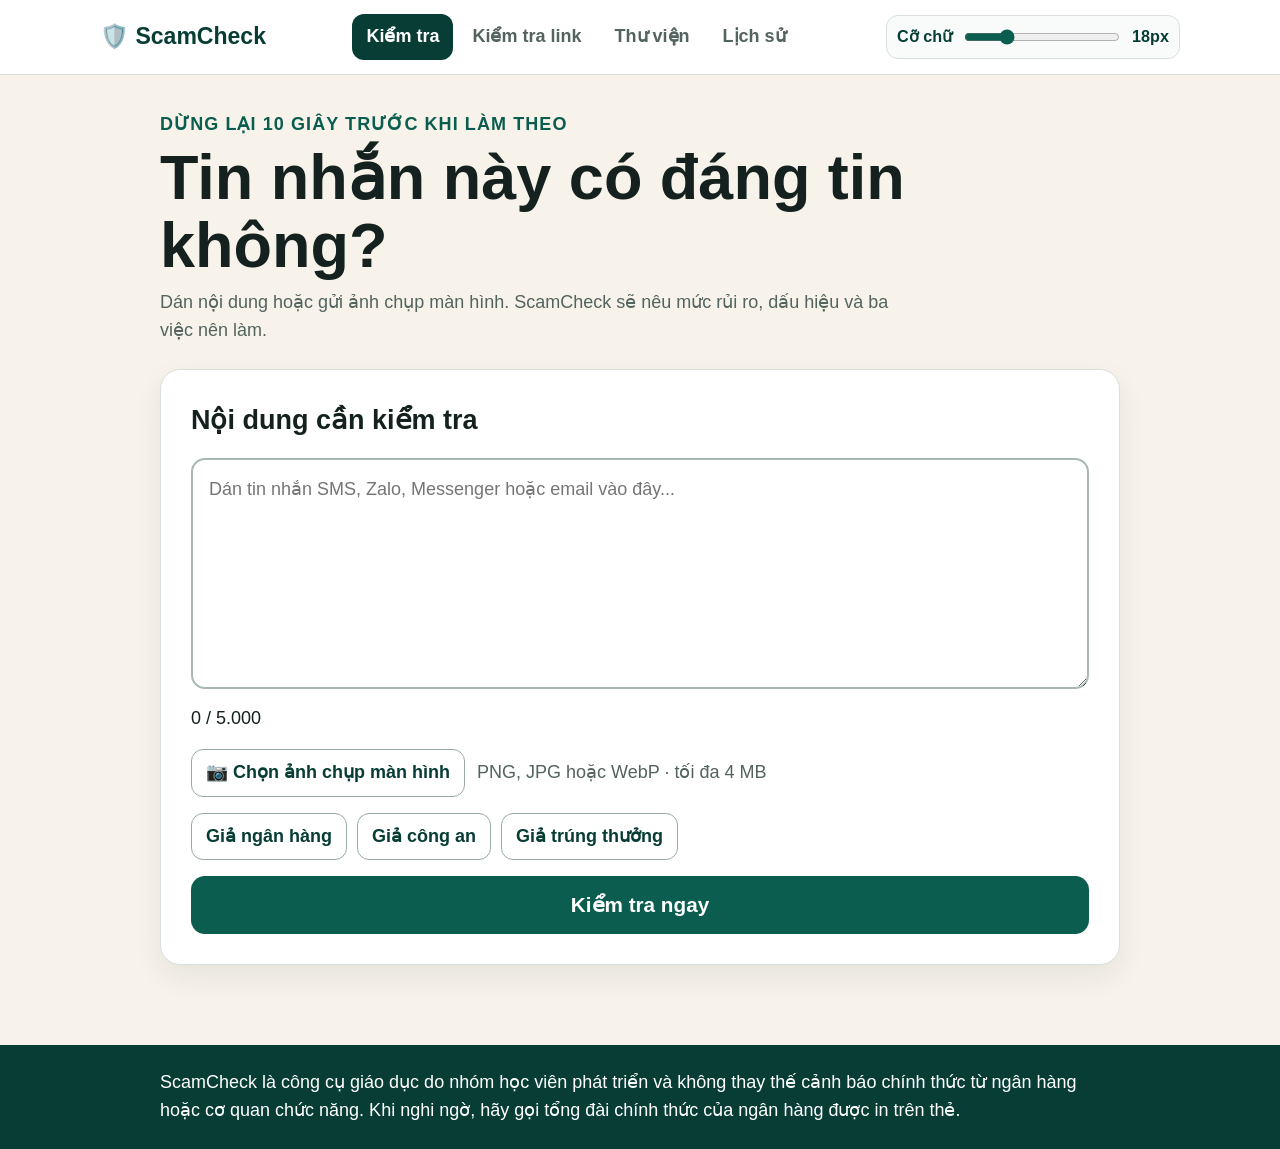
<file: index.html>
<!doctype html>
<html lang="vi">
<head>
  <meta charset="utf-8">
  <meta name="viewport" content="width=device-width, initial-scale=1, viewport-fit=cover">
  <meta name="theme-color" content="#0b3b33">
  <meta name="api-base" content="https://scamcheck-hongquang.onrender.com">
  <title>ScamCheck — Kiểm tra tin nhắn đáng ngờ</title>
  <link rel="stylesheet" href="static/style.css">
</head>
<body>
  <header>
    <a class="brand" href="#" data-page="check" aria-label="Trang kiểm tra">🛡️ <strong>ScamCheck</strong></a>
    <nav aria-label="Điều hướng chính">
      <button class="nav-button active" data-page="check">Kiểm tra</button>
      <button class="nav-button" data-page="link">Kiểm tra link</button>
      <button class="nav-button" data-page="library">Thư viện</button>
      <button class="nav-button" data-page="history">Lịch sử</button>
    </nav>
    <label class="font-tool">Cỡ chữ <input id="font-size" type="range" min="16" max="24" value="18"> <strong id="font-size-label">18px</strong></label>
  </header>

  <main>
    <section id="page-check" class="page active">
      <div class="hero">
        <p class="eyebrow">Dừng lại 10 giây trước khi làm theo</p>
        <h1>Tin nhắn này có đáng tin không?</h1>
        <p>Dán nội dung hoặc gửi ảnh chụp màn hình. ScamCheck sẽ nêu mức rủi ro, dấu hiệu và ba việc nên làm.</p>
      </div>

      <section class="card input-card" aria-labelledby="input-title">
        <h2 id="input-title">Nội dung cần kiểm tra</h2>
        <textarea id="message" maxlength="5000" rows="7" placeholder="Dán tin nhắn SMS, Zalo, Messenger hoặc email vào đây..."></textarea>
        <div class="input-meta">
          <span id="count">0 / 5.000</span>
        </div>
        <div class="screenshot-upload">
          <input id="screenshot" type="file" accept="image/png,image/jpeg,image/webp">
          <label class="secondary" for="screenshot">📷 Chọn ảnh chụp màn hình</label>
          <span>PNG, JPG hoặc WebP · tối đa 4 MB</span>
        </div>
        <div id="image-preview" class="image-preview" hidden>
          <img alt="Ảnh chụp màn hình đã chọn">
          <div><strong id="image-name"></strong><button id="remove-image" class="secondary" type="button">Xóa ảnh</button></div>
        </div>
        <div class="samples" aria-label="Tin nhắn mẫu">
          <button type="button" data-sample="Tài khoản ngân hàng của bác sắp bị khóa. Bấm đường dẫn và cung cấp mã xác thực ngay.">Giả ngân hàng</button>
          <button type="button" data-sample="Cơ quan công an yêu cầu bác chuyển tiền để phục vụ điều tra, phải làm ngay hôm nay.">Giả công an</button>
          <button type="button" data-sample="Bác đã trúng thưởng. Hãy chuyển phí hồ sơ để nhận quà.">Giả trúng thưởng</button>
        </div>
        <p id="form-error" class="error" role="alert" hidden></p>
        <button id="analyze" class="primary" type="button">Kiểm tra ngay</button>
      </section>

      <section id="loading" class="card loading" hidden aria-live="polite">
        <span class="spinner" aria-hidden="true"></span>
        <h2>Thám tử đang kiểm tra...</h2>
        <p>Thường mất dưới 15 giây. Bác đừng đóng trang.</p>
      </section>

      <section id="result" class="result" hidden aria-live="polite"></section>
    </section>

    <section id="page-library" class="page" hidden>
      <div class="page-title">
        <p class="eyebrow">Tính năng mở rộng A</p>
        <h1>Thư viện kiểu lừa đảo</h1>
        <p>Nhận biết bốn nhóm thủ đoạn thường gặp trong đề bài.</p>
      </div>
      <div id="filters" class="filters" aria-label="Lọc thư viện"></div>
      <div id="library-list" class="library-grid"></div>
    </section>

    <section id="page-history" class="page" hidden>
      <div class="page-title history-head">
        <div>
          <p class="eyebrow">Lưu trên thiết bị này</p>
          <h1>10 tin gần nhất</h1>
        </div>
        <button id="clear-history" class="secondary" type="button">Xóa lịch sử</button>
      </div>
      <div id="history-list" class="history-list"></div>
    </section>
  </main>

  <footer>
    ScamCheck là công cụ giáo dục do nhóm học viên phát triển và không thay thế cảnh báo chính thức từ ngân hàng hoặc cơ quan chức năng. Khi nghi ngờ, hãy gọi tổng đài chính thức của ngân hàng được in trên thẻ.
  </footer>

  <script src="static/app.js" defer></script>
</body>
</html>
</file>
<file: static/style.css>
:root {
  color-scheme: light;
  --ink: #14211e;
  --muted: #53635f;
  --green: #0b5d4f;
  --green-dark: #073d35;
  --cream: #f7f3ea;
  --card: #ffffff;
  --line: #d8dfdc;
  --safe: #18794e;
  --warn: #8a5a00;
  --danger: #b42318;
  font-family: Arial, Helvetica, sans-serif;
  font-size: 18px;
}

* { box-sizing: border-box; }
[hidden] { display: none !important; }

body {
  margin: 0;
  background: var(--cream);
  color: var(--ink);
  line-height: 1.55;
}

button, textarea { font: inherit; }
button { cursor: pointer; }
button:focus-visible, textarea:focus-visible, summary:focus-visible {
  outline: 4px solid #f0b429;
  outline-offset: 3px;
}

header {
  position: sticky;
  top: 0;
  z-index: 10;
  display: flex;
  align-items: center;
  justify-content: space-between;
  gap: 20px;
  padding: 14px max(20px, calc((100% - 1080px) / 2));
  border-bottom: 1px solid var(--line);
  background: rgba(255, 255, 255, .96);
}

.brand {
  color: var(--green-dark);
  font-size: 1.28rem;
  text-decoration: none;
  white-space: nowrap;
}

nav { display: flex; gap: 5px; }
.nav-button {
  min-height: 46px;
  padding: 8px 14px;
  border: 0;
  border-radius: 12px;
  background: transparent;
  color: var(--muted);
  font-weight: 700;
}
.nav-button.active { background: var(--green-dark); color: white; }
.font-tool {
  display: grid;
  grid-template-columns: auto minmax(110px, 160px) auto;
  align-items: center;
  gap: 10px;
  padding: 8px 10px;
  border: 1px solid var(--line);
  border-radius: 12px;
  background: #f8fbfa;
  color: var(--green-dark);
  font-size: .9rem;
  font-weight: 800;
}
.font-tool input { accent-color: var(--green); }
.link-mode .screenshot-upload,
.link-mode .samples,
.link-mode .image-preview { display: none !important; }

main { width: min(100% - 32px, 960px); margin: 0 auto; padding: 36px 0 80px; }
.page { display: grid; gap: 24px; }
.hero, .page-title { max-width: 760px; }
.hero h1, .page-title h1 { margin: 4px 0 10px; font-size: clamp(2rem, 7vw, 3.5rem); line-height: 1.08; }
.hero p, .page-title p { margin: 0; color: var(--muted); }
.eyebrow { color: var(--green) !important; font-weight: 800; text-transform: uppercase; letter-spacing: .06em; }

.card, .library-item, .history-item, .result > section {
  border: 1px solid var(--line);
  border-radius: 20px;
  background: var(--card);
  box-shadow: 0 12px 30px rgba(20, 33, 30, .07);
}
.input-card { display: grid; gap: 16px; padding: clamp(18px, 5vw, 30px); }
.input-card h2, .loading h2 { margin: 0; }
textarea {
  width: 100%;
  min-height: 190px;
  padding: 16px;
  border: 2px solid #aab8b3;
  border-radius: 14px;
  resize: vertical;
  color: var(--ink);
}
.input-meta, .history-head { display: flex; align-items: center; justify-content: space-between; gap: 12px; }
.screenshot-upload { display: flex; align-items: center; flex-wrap: wrap; gap: 12px; color: var(--muted); }
.screenshot-upload input { position: absolute; width: 1px; height: 1px; overflow: hidden; clip-path: inset(50%); }
.screenshot-upload label { display: inline-flex; align-items: center; cursor: pointer; }
.screenshot-upload input:focus-visible + label { outline: 4px solid #f0b429; outline-offset: 3px; }
.image-preview { display: grid; grid-template-columns: minmax(120px, 220px) 1fr; align-items: center; gap: 16px; padding: 14px; border: 1px solid var(--line); border-radius: 14px; background: #f4faf8; }
.image-preview img { display: block; width: 100%; max-height: 220px; border-radius: 10px; object-fit: contain; background: white; }
.image-preview div { display: grid; justify-items: start; gap: 12px; min-width: 0; }
.image-preview strong { max-width: 100%; overflow: hidden; text-overflow: ellipsis; white-space: nowrap; }
.samples, .filters, .rescue-choices { display: flex; flex-wrap: wrap; gap: 10px; }
.samples button, .filters button, .rescue-choices button, .secondary {
  min-height: 46px;
  padding: 9px 14px;
  border: 1px solid #97aaa4;
  border-radius: 12px;
  background: white;
  color: var(--green-dark);
  font-weight: 700;
}
.filters button.active { background: var(--green-dark); color: white; }
.primary {
  min-height: 58px;
  border: 0;
  border-radius: 14px;
  background: var(--green);
  color: white;
  font-size: 1.15rem;
  font-weight: 800;
}
.primary:disabled { opacity: .6; cursor: wait; }
.error { margin: 0; padding: 12px; border-radius: 10px; background: #fee4e2; color: #7a271a; font-weight: 700; }

.loading { justify-items: center; padding: 36px; text-align: center; }
.loading p { margin: 0; color: var(--muted); }
.spinner { width: 46px; height: 46px; border: 6px solid #cce5de; border-top-color: var(--green); border-radius: 50%; animation: spin .8s linear infinite; }
@keyframes spin { to { transform: rotate(360deg); } }

.result { display: grid; gap: 18px; }
.result > section { padding: clamp(18px, 5vw, 28px); }
.risk-card { border-left: 12px solid var(--warn) !important; }
.risk-card.safe { border-left-color: var(--safe) !important; }
.risk-card.danger { border-left-color: var(--danger) !important; }
.risk-overview { display: grid; grid-template-columns: 1fr auto; align-items: center; gap: 22px; }
.risk-label { display: inline-block; padding: 6px 12px; border-radius: 999px; background: #fff1c2; color: #684300; font-weight: 900; }
.risk-card.safe .risk-label { background: #d7f4e5; color: #085d3c; }
.risk-card.danger .risk-label { background: #fee4e2; color: #8f1c13; }
.danger-meter {
  --meter-color: var(--warn);
  display: grid;
  place-items: center;
  width: 132px;
  height: 132px;
  border-radius: 50%;
  background:
    radial-gradient(circle closest-side, white 68%, transparent 70%),
    conic-gradient(var(--meter-color) var(--score), #e8eeeb 0);
  color: var(--ink);
  text-align: center;
}
.risk-card.safe .danger-meter { --meter-color: var(--safe); }
.risk-card.danger .danger-meter { --meter-color: var(--danger); }
.danger-meter strong { display: block; font-size: 1.8rem; line-height: 1; }
.result h2, .result h3 { margin-top: 0; }
.result ol, .result ul { padding-left: 24px; }
.result li + li { margin-top: 10px; }
mark { padding: 2px 4px; background: #ffe58f; color: #492f00; }
.psychology { background: #eef9f6 !important; }
.link-card { margin-top: 10px; padding: 12px; border: 1px solid var(--line); border-radius: 12px; overflow-wrap: anywhere; }
.share-row { display: grid; grid-template-columns: auto auto 1fr; gap: 10px; align-items: stretch; }
.share-row input { min-width: 0; padding: 11px 12px; border: 1px solid #97aaa4; border-radius: 12px; color: var(--ink); background: white; }
.share-row button { margin: 0; }
.share-status { min-height: 1.4em; margin: 10px 0 0; color: var(--green-dark); font-weight: 800; }
.rescue-choices button:disabled { cursor: default; opacity: .55; }
.rescue-choices button.chosen { border: 3px solid var(--green); opacity: 1; }

.library-grid { display: grid; grid-template-columns: repeat(2, minmax(0, 1fr)); gap: 16px; }
.library-item { padding: 20px; }
.library-item h2 { margin: 0 0 8px; font-size: 1.25rem; }
.library-item p { color: var(--muted); }
.library-item summary { color: var(--green-dark); font-weight: 800; cursor: pointer; }
.example { padding: 12px; border-radius: 10px; background: #f7f3ea; color: var(--ink) !important; }

.history-list { display: grid; gap: 12px; }
.history-item { width: 100%; padding: 18px; text-align: left; color: var(--ink); }
.history-item strong, .history-item span { display: block; }
.history-item span { margin-top: 4px; color: var(--muted); }
.empty { padding: 30px; border: 2px dashed #aab8b3; border-radius: 18px; color: var(--muted); text-align: center; }

footer {
  padding: 24px max(20px, calc((100% - 960px) / 2));
  background: var(--green-dark);
  color: white;
  font-size: 1rem;
}

@media (max-width: 700px) {
  header { align-items: flex-start; flex-direction: column; padding: 12px 16px; }
  nav { width: 100%; }
  .nav-button { flex: 1; padding-inline: 7px; }
  .font-tool { width: 100%; grid-template-columns: auto 1fr auto; }
  main { width: min(100% - 24px, 960px); padding-top: 24px; }
  .library-grid { grid-template-columns: 1fr; }
  .input-meta, .history-head { align-items: stretch; flex-direction: column; }
  .image-preview { grid-template-columns: 1fr; }
  .risk-overview { grid-template-columns: 1fr; }
  .danger-meter { width: 116px; height: 116px; }
  .share-row { grid-template-columns: 1fr; }
  .share-row button { width: 100%; }
  .history-head .secondary { align-self: flex-start; }
}
</file>
